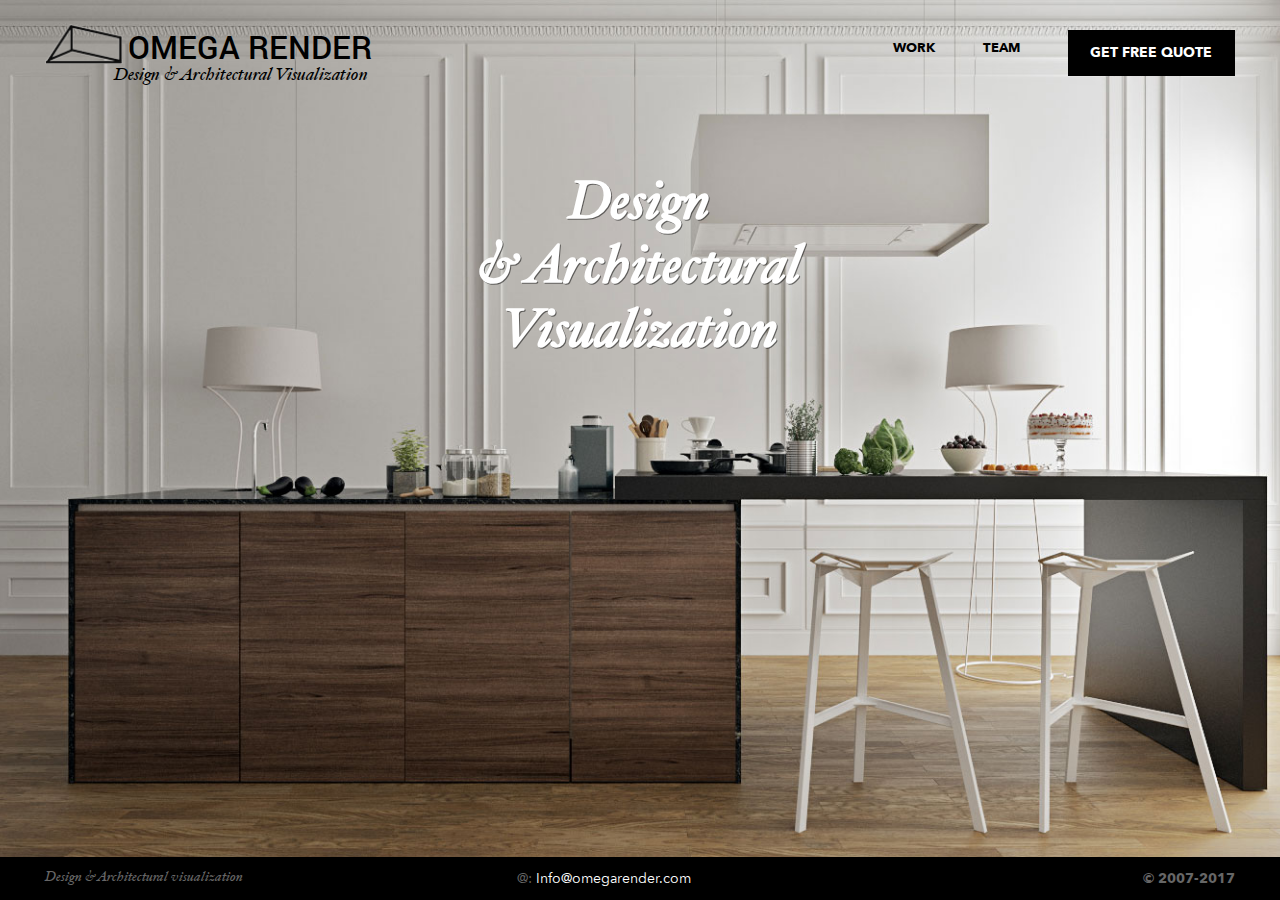
<file: index.html>
<!DOCTYPE html>
<html lang="en">
	<head>
		<meta charset="UTF-8">
		<title>Omega</title>
		<meta name="description" content="" />
		<meta http-equiv="X-UA-Compatible" content="IE=edge" />
		<meta name="viewport" content="width=device-width, initial-scale=1.0" />
		<link rel="stylesheet" href="libs/font-awesome-4.2.0/css/font-awesome.min.css" />
		<link rel="stylesheet" href="libs/bootstrap/bootstrap-grid-3.3.1.min.css" />
		<link rel="stylesheet" href="css/fonts.css" />
		<link rel="stylesheet" href="css/main.css" />
		<link rel="stylesheet" href="css/media.css" />
	</head>
	<body>
		<div id="bg-img1"></div> 
		<div id="bg-img2"></div>
		<div class="wraper">
			<header class="clearfix">
			<a href="index.html"><div class="logo">
				<h2>Omega render</h2>
				<span>Design & Architectural Visualization</span>
			</div></a>

			<nav>
				<ul class="menu">
					<button onclick="PopUp()" class="squaer">get free quote</button>
					<a href="team.html"><li class="bor">team </li></a>
					<a href="work.html"><li class="bor">work </li></a>
				</ul>
			</nav>

			</header>
			<div class="descript">
				<h1>Design <br> & Architectural <br> Visualization</h1>
			</div>

			<button class="autbut"><i class="fa fa-bars" aria-hidden="true"></i></button>
			<div class="list">
			<span>Design & Architectural Visualization</span>
			<ul class="menu-sm">
				<a href="work.html"><li class="bor">work</li></a><br>
				<li class="verbor"></li><br>
				<a href="team.html"><li class="bor">team </li></a><br>
				<li class="verbor"></li><br>
				<button onclick="PopUp()" class="squaer">get free quote</button><br>
				<li class="gorbor"></li>
			</ul>
			<div class="foot-sm">
				<div class="mail-sm">@: <a href="mailto:info@omegarender.com">Info@omegarender.com</a></div>
				<div class="year-sm">© 2007-2017</div>
			</div>	
			</div>

			<div id="win">
			<div id="message">
				<button class="close" onclick="Hid()"><i class="fa fa-times" aria-hidden="true"></i>
				</button>
				<p class="quote">We strongly believe, that we offer the best value for your money. And we would love to show you how. Please send us your project, and we will make you a fit quote.</p>
				<h3>HOW</h3>
				<p class="sympl">Simply leave your project and company details with e-mail. We will send you a free quote within 24 hours.</p>
				<a href="mailto:info@omegarender.com"><i class="fa fa-envelope-o" aria-hidden="true"></i>
				info@omegarender.com</a>
			</div>
			</div>
		</div>
		<footer>
			<div class="get" onclick="PopUp()">
				<p>Get free quote</p>
			</div>
			<div class="wraper clearfix">
				<div class="foot name">Design & Architectural visualization</div>
				<div class="foot mail">@: <a href="mailto:info@omegarender.com">Info@omegarender.com</a></div>
				<div class="foot year">© 2007-2017</div>
			</div>
		</footer>	

		<script src="libs/jquery/jquery-1.11.1.min.js"></script>
		<script src="js/common.js"></script></div>
	</body>
</html>
</file>
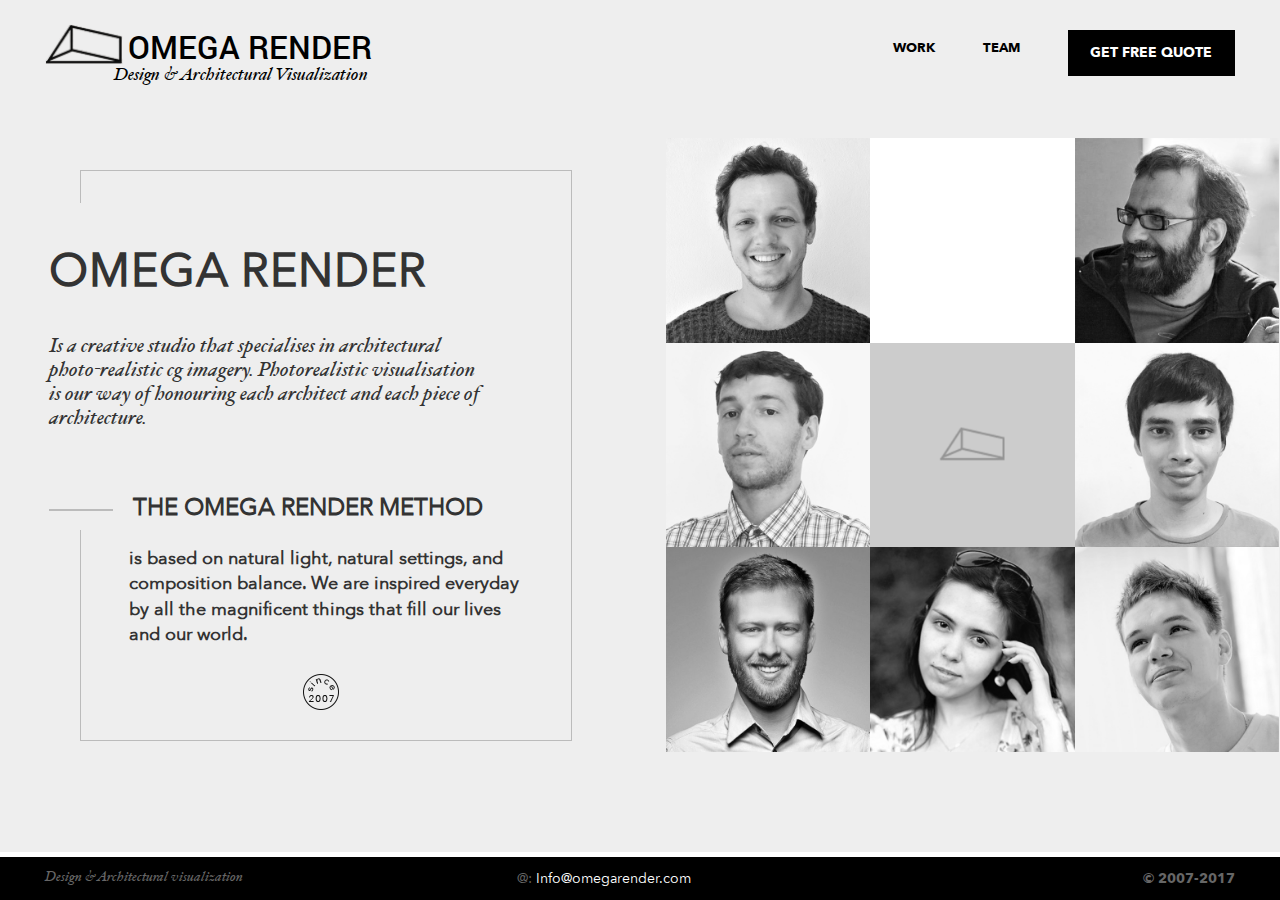
<file: team.html>
<!DOCTYPE html>
<html lang="en">
<head>
	<meta charset="UTF-8">
	<title>Omega</title>
	<meta name="description" content="" />
	<meta http-equiv="X-UA-Compatible" content="IE=edge" />
	<meta name="viewport" content="width=device-width, initial-scale=1.0" />
	<link rel="stylesheet" href="libs/font-awesome-4.2.0/css/font-awesome.min.css" />
	<link rel="stylesheet" href="libs/bootstrap/bootstrap-grid-3.3.1.min.css" />
	<link rel="stylesheet" href="css/fonts.css" />
	<link rel="stylesheet" href="css/main.css" />
	<link rel="stylesheet" href="css/media.css" />

</head>
<body>
	<div class="backg"> 
		<div class="wraper">
			<header class="clearfix">
				<a href="index.html"><div class="logo">
					<h2>Omega render</h2>
					<span>Design & Architectural Visualization</span>
				</div></a>

				<nav>


					<ul class="menu">
						<button onclick="PopUp()" class="squaer">get free quote</button>
						<a href="#"><li class="bor">team </li></a>
						<a href="work.html"><li class="bor">work </li></a>
					</ul>
				</nav>
			</header>
		</div>	

		<main class='clearfix '>
			<div class="aboutteam pageitem">
				<div class="infotext">
					<div class="it-top">	
						<h1>OMEGA RENDER</h1>
						<span>Is a creative studio that specialises in architectural photo-realistic cg imagery. Photorealistic visualisation is our way of honouring each architect and each piece of architecture.</span>
				</div>	
				<div class="it-bot">
				  <div class="h3wrap">	
				   <div class="line"></div>
					 <h3>THE OMEGA RENDER METHOD</h3>
					 </div>
					 <h4>is based on natural light, natural settings, and composition balance. We are inspired everyday by all the magnificent things that fill our lives and our world.</h4>
				</div>
				<div class="it-stamp sm-hidden"></div>
				</div>
			</div>

			<div class="fototeam clearfix pageitem">
				<ul>
				 <li>
				 	<div class="pi-foto">
				 		<img src="img/team/ph1.jpg" alt="">
				 		<div class="pi-text">
				 			<div class="name-it">Artem Kupriianenko</div>
				 			<div class="about">Art Director, Co-Founder</div>
				 		</div>
				 	</div>
				 </li>
				 <li>
				 	<div class="pi-foto empty">
				 		<img src="img/team/empty.png" alt="">

				 	</div>
				 </li>
				 <li>
				 	<div class="pi-foto">
				 		<img src="img/team/ph2.jpg" alt="">
				 		<div class="pi-text">
				 			<div class="name-it">Alex Krot</div>
				 			<div class="about">VFX Producer</div>
				 		</div>
				 	</div>
				 </li>
				 <li>
				 	<div class="pi-foto">
				 		<img src="img/team/ph3.jpg" alt="">
				 		<div class="pi-text">
				 			<div class="name-it">Alex Fedorenko</div>
				 			<div class="about">Head of Visualisation</div>
				 		</div>
				 	</div>
				 </li>
				 <li>
				 	<div class="pi-foto">
				 		<img src="img/team/empty1.png" alt="">
				 		
				 	</div>
				 </li>
				 <li>
				 	<div class="pi-foto">
				 		<img src="img/team/ph4.jpg" alt="">
				 		<div class="pi-text">
				 			<div class="name-it">Alex Chan</div>
				 			<div class="about">СG Specialist</div>
				 		</div>
				 	</div>
				 </li>
				 <li>
				 	<div class="pi-foto">
				 		<img src="img/team/ph8.jpg" alt="">
				 		<div class="pi-text">
				 			<div class="name-it">Mykhaylo Falkovych</div>
				 			<div class="about">Project Manager</div>
				 		</div>
				 	</div>
				 </li>
				 <li>
				 	<div class="pi-foto">
				 		<img src="img/team/ph7.jpg" alt="">
				 		<div class="pi-text">
				 			<div class="name-it">Adena Davis</div>
				 			<div class="about">Senior Artist</div>
				 		</div>
				 	</div>
				 </li>
				 <li>
				 	<div class="pi-foto">
				 		<img src="img/team/ph6.jpg" alt="">
				 		<div class="pi-text">
				 			<div class="name-it">Tom Fisher</div>
				 			<div class="about">Technical Director</div>
				 		</div>
				 	</div>
				 </li>
				</ul>
			</div>	
		</main>


			<footer>
				<div class="get" onclick="PopUp()">
					<p>Get free quote</p>
				</div>
				<div class="wraper clearfix">
					<div class="foot name">Design & Architectural visualization</div>
					<div class="foot mail">@: <a href="mailto:info@omegarender.com">Info@omegarender.com</a></div>
					<div class="foot year">© 2007-2017</div>
				</div>
			</footer>


			<button class="autbut"><i class="fa fa-bars" aria-hidden="true"></i></button>
			<div class="list">
				<span>Design & Architectural Visualization</span>
				<ul class="menu-sm">
					<a href="work.html"><li class="bor">work</li></a><br>
					<li class="verbor"></li><br>
					<a href="#"><li class="bor">team </li></a><br>
					<li class="verbor"></li><br>
					<a href="#" onclick="PopUp()"><li class="squaer">get free quote </li></a><br>
					<li class="gorbor"></li>
				</ul>
				<div class="foot-sm">
					<div class="mail-sm">@: <a href="mailto:info@omegarender.com">Info@omegarender.com</a></div>
					<div class="year-sm">© 2007-2017</div>
				</div>	
			</div>

			  <div id="win">
				<div id="message">
					<button class="close" onclick="Hid()"><i class="fa fa-times" aria-hidden="true"></i>
					</button>
					<p class="quote">We strongly believe, that we offer the best value for your money. And we would love to show you how. Please send us your project, and we will make you a fit quote.</p>
					<h3>HOW</h3>
					<p class="sympl">Simply leave your project and company details with e-mail. We will send you a free quote within 24 hours.</p>
					<a href="mailto:info@omegarender.com"><i class="fa fa-envelope-o" aria-hidden="true"></i>
						info@omegarender.com</a>
					</div>
				</div>
			
			<script src="libs/jquery/jquery-1.11.1.min.js"></script>
			<script src="js/common.js"></script>
		</body>
		</html>
</file>
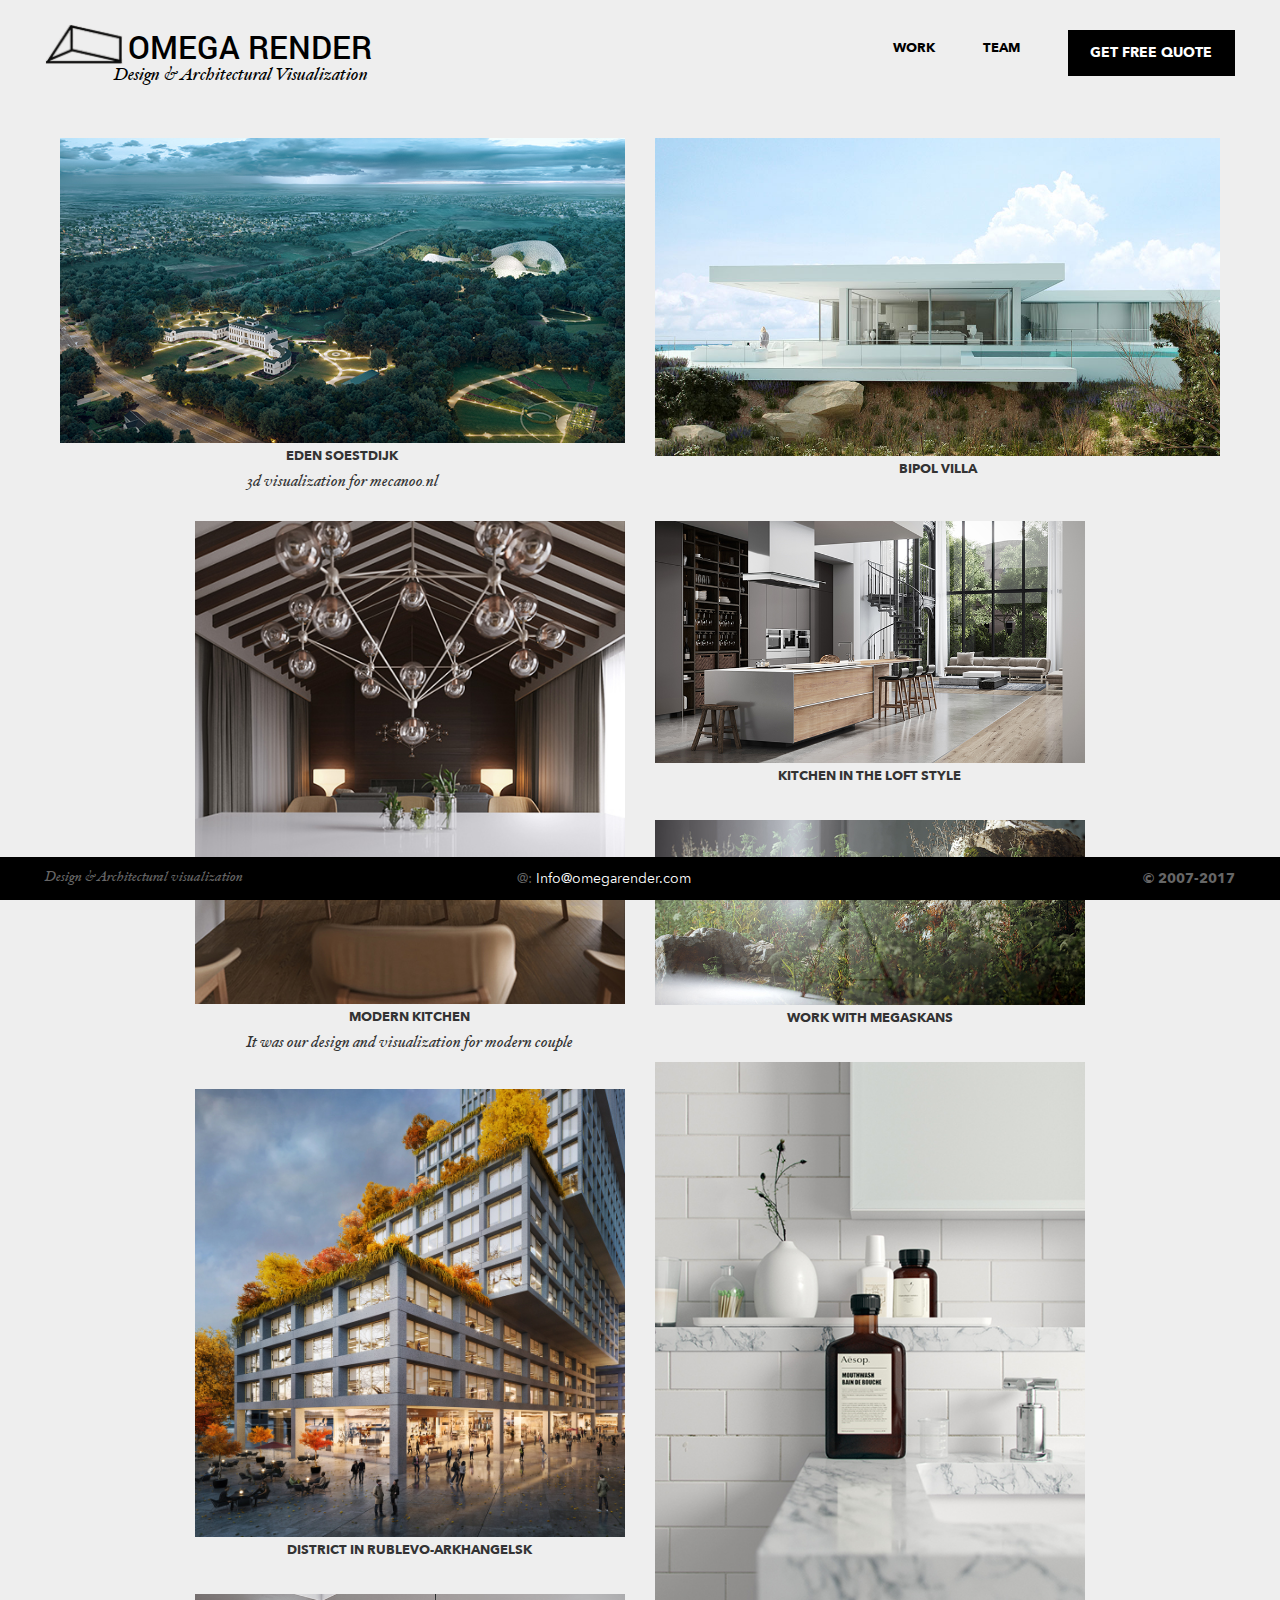
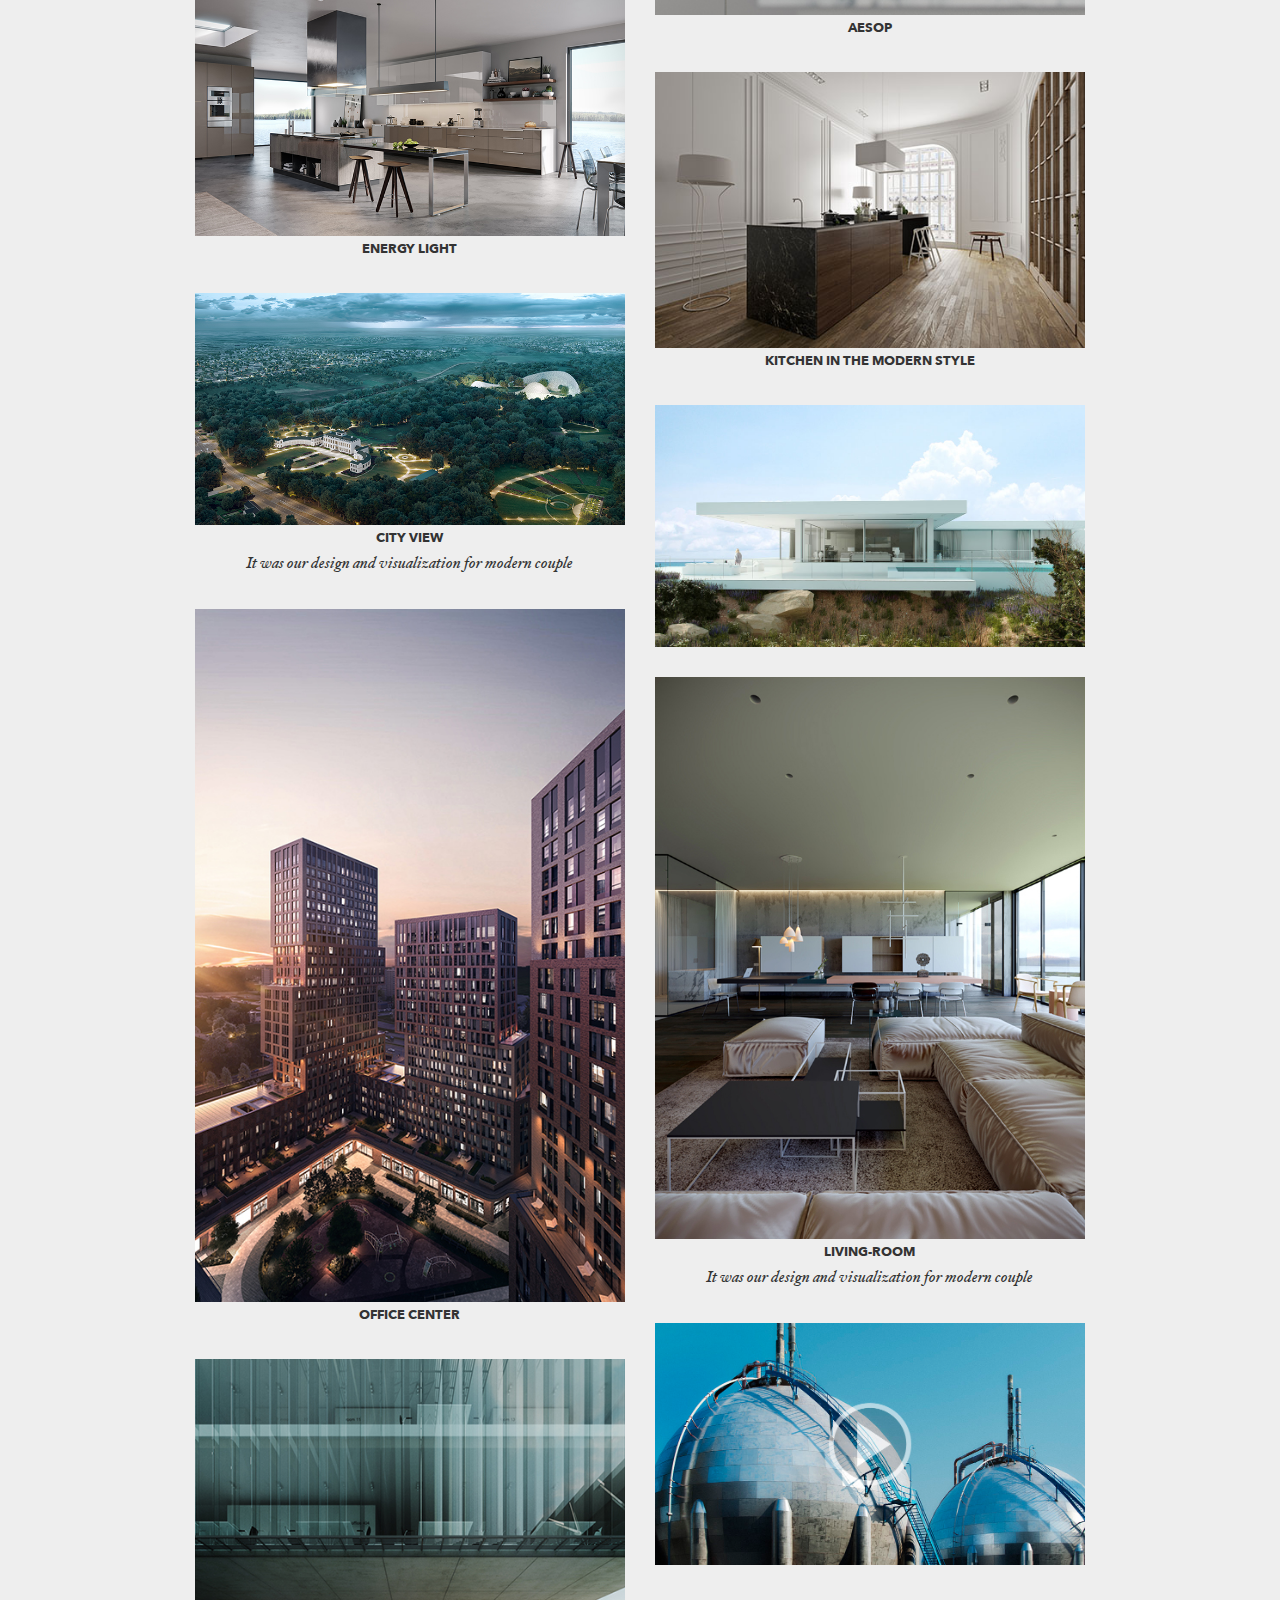
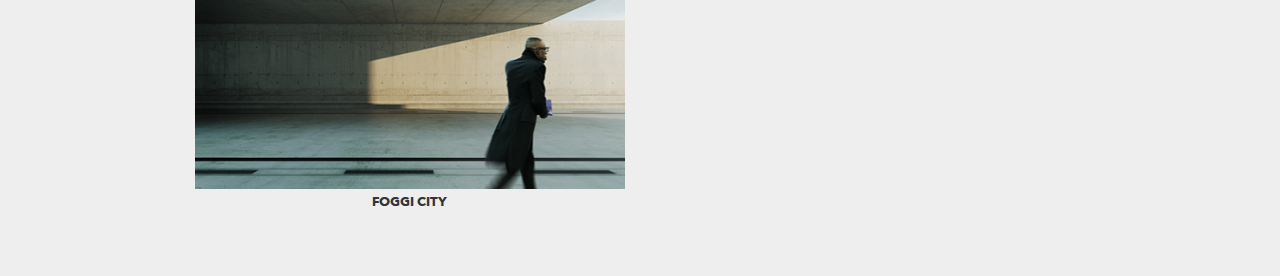
<file: work.html>
<!DOCTYPE html>
<html lang="en">
<head>
	<meta charset="UTF-8">
	<title>Omega</title>
	<meta name="description" content="" />
	<meta http-equiv="X-UA-Compatible" content="IE=edge" />
	<meta name="viewport" content="width=device-width, initial-scale=1.0" />
	<link rel="stylesheet" href="libs/font-awesome-4.2.0/css/font-awesome.min.css" />
	<link rel="stylesheet" href="libs/bootstrap/bootstrap-grid-3.3.1.min.css" />
	<link rel="stylesheet" href="css/fonts.css" />
	<link rel="stylesheet" href="css/main.css" />
	<link rel="stylesheet" href="css/media.css" />

</head>
<body>
	<div class="backg"> 
		<div class="wraper">
			<header class="clearfix">
				<a href="index.html"><div class="logo">
					<h2>Omega render</h2>
					<span>Design & Architectural Visualization</span>
				</div></a>

				<nav>
					<ul class="menu">
						<button onclick="PopUp()" class="squaer">get free quote</button>
						<a href="team.html"><li class="bor">team </li></a>
						<a href="#"><li class="bor">work </li></a>
					</ul>
				</nav>
			</header>
			<main>
			<div class="main-work container-fluid">
				<ul  class="row">

					<li class="col-lg-6 col-sm-12">
						<div class="works-item">
						 <div class="pic-cont">
								<img src="img/work/19_cover.jpg" alt="">
							</div>
							<div class="wi-descr">
								<h5>Eden Soestdijk</h5>
								<div class="wid-text">3d visualization for mecanoo.nl</div>
							</div>
						</div>
					</li>
					
					<li class="col-lg-6 col-sm-12">
						<div class="works-item">
						 <div class="pic-cont">
								<img src="img/work/2.jpg" alt="">
							</div>
							<div class="wi-descr">
								<h5>BIPOL VILLA</h5>
							</div>
						</div>
					</li>

				</ul>


			<div class="grid">
				<div class="works-item">
					<div class="pic-cont">
						<img src="img/work/5.jpg" alt="">
					</div>
					<div class="wi-descr">
						<h5>MODERN KITCHEN</h5>
						<div class="wid-text">It was our design and visualization for modern couple</div>
					</div>
				</div>
				
				<div class="works-item">
					<div class="pic-cont">
						<img src="img/work/7.jpg" alt="">
					</div>
					<div class="wi-descr">
						<h5>Kitchen in the loft style</h5>
					</div>
				</div>
				<div class="works-item">
					<div class="pic-cont">
						<img src="img/work/6.jpg" alt="">
					</div>
					<div class="wi-descr">
						<h5>WORK WITH MEGASKANS</h5>
					</div>
				</div>
				<div class="works-item">
					<div class="pic-cont">
						<img src="img/work/12.jpg" alt="">
					</div>
					<div class="wi-descr">
						<h5>AESOP</h5>
					</div>
				</div>
				<div class="works-item">
					<div class="pic-cont">
						<img src="img/work/MaxWan_01_Ninedots_01_1 (1) (2) .jpg" alt="">
					</div>
					<div class="wi-descr">
						<h5>DISTRICT IN RUBLEVO-ARKHANGELSK</h5>
					</div>
				</div>
				<div class="works-item">
					<div class="pic-cont">
						<img src="img/work/10.jpg" alt="">
					</div>
					<div class="wi-descr">
						<h5>ENERGY LIGHT</h5>
					</div>
				</div>
				<div class="works-item">
					<div class="pic-cont">
						<img src="img/work/11.jpg" alt="">
					</div>
					<div class="wi-descr">
						<h5>Kitchen in the modern style</h5>
					</div>
				</div>
				<div class="works-item">
					<div class="pic-cont">
						<img src="img/work/19_cover.jpg" alt="">
					</div>
					<div class="wi-descr">
						<h5>CITY VIEW</h5>
						<div class="wid-text">It was our design and visualization for modern couple</div>
					</div>
				</div>
				<div class="works-item">
					<div class="pic-cont">
						<img src="img/work/2.jpg" alt="">
					</div>
					
				</div>
				<div class="works-item">
					<div class="pic-cont">
						<img src="img/work/3.jpg" alt="">
					</div>
					<div class="wi-descr">
						<h5>OFFICE CENTER</h5>
					</div>
				</div>
				<div class="works-item">
					<div class="pic-cont">
						<img src="img/work/4.jpg" alt="">
					</div>
					<div class="wi-descr">
						<h5>LIVING-ROOM</h5>
						<div class="wid-text">It was our design and visualization for modern couple</div>
					</div>
				</div>
				<div class="works-item">
					<div class="pic-cont">
						<img src="img/work/8.jpg" alt="">
					</div>
					
				</div>
				<div class="works-item">
					<div class="pic-cont">
						<img src="img/work/9.jpg" alt="">
					</div>
					<div class="wi-descr">
						<h5>FOGGI CITY</h5>
					</div>
				</div>
			</div>
			</div>	
			</main>
		</div>


	 <footer>
			<div class="get" onclick="PopUp()">
				<p>Get free quote</p>
			</div>
			<div class="wraper clearfix">
				<div class="foot name">Design & Architectural visualization</div>
				<div class="foot mail">@: <a href="mailto:info@omegarender.com">Info@omegarender.com</a></div>
				<div class="foot year">© 2007-2017</div>
			</div>
	</footer>


		<button class="autbut"><i class="fa fa-bars" aria-hidden="true"></i></button>
		<div class="list">
			<span>Design & Architectural Visualization</span>
			<ul class="menu-sm">
				<a href="#"><li class="bor">work</li></a><br>
				<li class="verbor"></li><br>
				<a href="team.html"><li class="bor">team </li></a><br>
				<li class="verbor"></li><br>
				<a href="#" onclick="PopUp()"><li class="squaer">get free quote </li></a><br>
				<li class="gorbor"></li>
			</ul>
			<div class="foot-sm">
				<div class="mail-sm">@: <a href="mailto:info@omegarender.com">Info@omegarender.com</a></div>
				<div class="year-sm">© 2007-2017</div>
			</div>	
		</div>

		  <div id="win">
			<div id="message">
				<button class="close" onclick="Hid()"><i class="fa fa-times" aria-hidden="true"></i>
				</button>
				<p class="quote">We strongly believe, that we offer the best value for your money. And we would love to show you how. Please send us your project, and we will make you a fit quote.</p>
				<h3>HOW</h3>
				<p class="sympl">Simply leave your project and company details with e-mail. We will send you a free quote within 24 hours.</p>
				<a href="mailto:info@omegarender.com"><i class="fa fa-envelope-o" aria-hidden="true"></i>
					info@omegarender.com</a>
				</div>
			</div>
		</div>
		<script src="libs/jquery/jquery-1.11.1.min.js"></script>
		<script src="js/common.js"></script>
	</body>
	</html>
</file>
<file: css/fonts.css>
/*font-family: 'AvenirBold', sans-serif;*/
@font-face {
    font-family: AvenirBold; /* Гарнитура шрифта */
    src: url(../fonts/AvenirNext-Bold.ttf); /* Путь к файлу со шрифтом */
   }

/*font-family: "Hoefler",Arial,sans-serif";*/
@font-face {
    font-family:Hoefler; /* Гарнитура шрифта */
    src: url(../fonts/ufonts.com_hoefler-text-italic.ttf); /* Путь к файлу со шрифтом */
   }
   /* font-family: "Roboto"; */
@font-face {
	font-family:Roboto;
	src:url("../fonts/RobotoMedium.ttf");
	
}

/*font-family: "Avenirnext",Arial,sans-serif";*/
@font-face {
    font-family:Avenirnext; /* Гарнитура шрифта */
    src: url(../fonts/AvenirNext-Regular.ttf); /* Путь к файлу со шрифтом */
   }
</file>
<file: css/main.css>
*::-webkit-input-placeholder {
	color: #666;
	opacity: 1;
}
*:-moz-placeholder {
	color: #666;
	opacity: 1;
}
*::-moz-placeholder {
	color: #666;
	opacity: 1;
}
*:-ms-input-placeholder {
	color: #666;
	opacity: 1;
}
div,p,h1,h2,h3,h4,h5,h6,
a,span,ul,ol,li,table, 
td, tr{outline: 0px dashed #ccc;
}
body input:focus:required:invalid,
body textarea:focus:required:invalid {
	
}
body input:required:valid,
body textarea:required:valid {
}

*{
	margin: 0;
	padding: 0;
	box-sizing: border-box;
}
html{
	font-size: 16px;
	height: 100%;
}
body {
	font-family: 'AvenirBold', sans-serif;
	height: 100%;
	position: relative;
	}
#bg-img1{
	width: 100vw;
	height: 100vh;
	background: url(../img/img1.jpg) no-repeat center center;
  -webkit-background-size: cover;
	background-size: cover;
  position: absolute;
  z-index: -9;
 }



#bg-img2{
	width: 100vw;
	height: 100vh;
	background: url(../img/img2.jpg) no-repeat center center;
	-webkit-background-size: cover;
	background-size: cover;
  position: absolute;
  z-index: -10;
  
}

.wraper{
	width: 93%;
	margin: 0 auto;
	min-height: 100%;
}
header{
	padding-top: 2%;
	padding-bottom: 3rem;

}

.logo{
	float: left;
	
}

h2{
	position: absolute;
	color: #000;
	display:block;
	font-family: "Roboto";
	font-size: 2rem;
	padding-left: 5.2rem;		
	background:url(../img/logo.png) no-repeat 0 0;	
	text-transform: uppercase;	
	font-weight: 300;
	z-index: 100;
}
.logo span{
	color: #000;
	display:block;
	font-family: "Hoefler";
	font-size: 1.15rem;	
	padding: 2.5rem 0 0 4.3rem ;
}



.menu{
	list-style: none;
	padding-top: 6px;
}
.menu li{
	float: right;
	text-transform: uppercase;
	font-size: 0.8rem;
}
.squaer{
	background: #000;
	color: #fff;
	padding: .7rem 1.3rem;
	border: none;
	outline: none;
	box-sizing: border-box;
	text-transform: uppercase;
	float: right;
	border: 2px solid transparent;
	transition: all .5s linear;
}
.squaer:hover{
	background: #fff;
	color: #000;
	border: 2px solid #000;
}
.bor{
	color: #000;
	margin: 0.3rem 3rem 0 0;
  line-height: 1.7rem;
  border-bottom: 2px solid transparent;
}
.bor:hover{
border-bottom: 2px solid #000;

}
.descript{
	font-family: "Hoefler";
	color: #fff;
	font-size: 1.7rem;
	text-shadow: 1px 1px 0 rgba(0, 0, 0, 0.5);
	text-align: center;
	line-height: 4rem;

}
footer{
 	width: 100%;
	background-color: #000;
	position: fixed;
	bottom: 0;
	left:0;
}
.foot{
	color: #666;
}
.name, .mail{
	float: left;
}
.name{
	font-family: "Hoefler";
	line-height: 2.7rem;
}
.mail{
	line-height: 2.7rem;
	padding-left: 23%;
 font-size: 0.9rem;
 font-family: "Avenirnext",Arial,sans-serif;
}
.mail a{
	color: #fff;
	text-decoration: none;
}
.year{
	float: right;
	font-size: 0.9rem;
	line-height: 2.7rem;
}
.get{
	display: none;
	text-align: center;
  background-color: #333;
  line-height: 2.7rem;
  text-transform: uppercase;
  color: #fff;
  cursor: pointer;
}
.get:hover{
	background-color: #fff;
	color: #000;
}

.autbut{
position: absolute;
top:0;
right:0;
margin: 0.6rem 1rem;
font-size: 1.5rem;
float: right;
border: none;
background-color: transparent;
display: none;
cursor: pointer;
z-index: 10;

}

.list{
	display: none;
	position: absolute;
	top:0;
	left:0;
	width: 100%;
	background-color: #fff;
	padding-bottom: .7rem;
	
}
.menu-sm{
	list-style: none;
	text-align: center;
	margin: 1rem 0 0.6rem;
}
.menu-sm li{
display: inline-block;	
text-transform: uppercase;
font-size: 0.8rem;

}
.menu-sm a{
text-decoration: none;
}
.menu-sm .bor{
	margin: 0 auto;
}

.menu-sm .squaer:hover{
	background: #fff;
	color: #000;
	border: 2px solid black;
  
}
.verbor{
	height: 2rem;
	border-right: 1px solid #eee;
	margin: .5rem 0;
}
.gorbor{
	width: 2rem;
	border-bottom: 1px solid #eee;
	padding-top: 2rem;
}

.list span{
	font-size: 1rem;
	color: #000;
	display:block;
	font-family: "Hoefler";
	padding: 3.5rem 0 0 3.5rem;
}
.foot-sm{
text-align: center;
font-size: 0.9rem;
line-height: 2rem;
}
.mail-sm a{
	text-decoration: none;
	color: #666;
}
.mail-sm{
	color: #666;
}
.year-sm{
	color: #666;
}

#win{
	opacity:0;
	display: none;
	z-index:100;
  position: fixed;
	top: 0;
	left: 0;
	width: 100%;
	height: 100%;
	background-color: rgba(1, 1, 1, 0.725);
}
.close{
	border: none;
	background-color: transparent;
	color: #ccc;
	font-size: 1.5rem;
	position: absolute;
	top:0;
	right: 0;
	margin: 0.5rem 1rem;
	cursor: pointer;
}
#message{
	opacity:0;
	display: none;
	position: relative;
	margin: 15% auto;
	-webkit-box-sizing: border-box;
	-moz-box-sizing: border-box;
	box-sizing: border-box;
	font-family: "Roboto";
	max-width: 700px;
	height: auto;
	background-color: #101010;
	color: #ccc;
	padding: 2.5rem 4.5rem 2.5rem 2rem;
}
.quote{
	font-family: "Hoefler";
	padding-bottom: 1.5rem;
 }
#message .sympl{
  font-size: 0.9rem;
  padding: 0.7rem 0 4rem;
}
#message a{
	font-size: 0.9rem;
	color: #ccc;
}
#message a i{
	padding-right: 10px;
}
.clearfix:after{
	content: '';
	display: block;
	clear: both;
}



/*PAGE "WORK"*/

.backg{
	background-color: #eee;
	max-width: 100%;
	height: auto;
	
}
li{
	list-style: none;
}
*{
-webkit-box-sizing: border-box;
-moz-box-sizing: border-box;
box-sizing: border-box;
}
.main-work li{
margin-bottom: 1.5rem;
float: left;
}

.pic-cont img{
	width: 100%;
	-webkit-transition: transform 1.5s ease 0s;
	-o-transition: transform 1.5s ease 0s;
	transition: transform 1.5s ease 0s;
}
.pic-cont img:hover{
	-webkit-transition: scale(1,1);
	-o-transition: scale(1,1);
	transition: scale(1,1);
}
.wi-descr{
	text-align: center;
	line-height: 1.7rem;
}
.wi-descr h5{
	text-transform: uppercase;
	font-size: 0.8rem;
}
.wi-descr .wid-text{
	font-family: "Hoefler";
	font-size: 1rem;
}


/*PAGE "TEAM"*/
.pageitem{
	width: 48%;
}
.infotext{
	width: 80%;
	border: 1px solid #bbb;
	margin: 2rem 0 2rem 5rem;
	padding-top: 2rem;
	float: left;

}
.it-top{
	width: 90%;
	background-color: #eee;
  margin-left: -2rem;
	padding: 0.3rem 0 3.5rem;
}
.it-top h1{
	font-family: "Avenirnext",Arial,sans-serif;
	font-size: 2.9rem;
  letter-spacing: 1px;
}
.it-top span{
	font-family: "Hoefler";
	font-size: 1.3rem;	
	line-height: 1.5rem;
  
}
 .h3wrap{
 	background-color: #eee;
 	font-size: 1rem;
  margin-left: -2rem;
  line-height: 2.5rem;
 }
.it-bot .line{
	display: inline-block;
	width: 4rem;
	border-bottom: 2px solid #bbb;
	margin-bottom: 0.3rem;
	
}

.it-bot h3{
	display: inline-block;
 padding-left: 1rem;
 font-family: "Avenirnext",Arial,sans-serif;
 font-size: 1.5rem;

}
.it-bot h4{
	font-family: "Avenirnext",Arial,sans-serif;
  font-size: 1.1rem;
  padding: 1rem 3rem 0;

}

.it-stamp{
	background-color: #fff;
	width: 45px;
	height: 45px;
	margin: 1.5rem auto;
	background: url(../img/team/icons-s53f0fb467e.png) no-repeat 0 -102px;
  
}
.fototeam{
	float:right;
    margin-bottom: 100px;
}

.pi-foto{
	position: relative;
	float: left;
	width: 33.3%;

}
.pi-foto img{

	background-color: #ccc;
	min-height: 100%;
  width: 100%;
  height: auto;
	
}
.pi-text{
	 display: none;
	 width: 100%;
	 text-align: center;
	 background: linear-gradient(to top, #fff, transparent);
	 position: absolute;
	 bottom: 0;
	 padding: 3rem 0 0.5rem;
  
}
.pi-foto:hover .pi-text{
	display: block;
}
.pi-text .name-it{
	text-transform: uppercase;
	font-size: 0.8rem;
}
.pi-text .about{
	font-family: "Hoefler";

}

.grid{
	margin: -30px 0 60px 0;
	
}
</file>
<file: css/media.css>
/* Medium Devices, Desktops */
@media only screen and (max-width : 992px) {

.foot{
	font-size: 0.8rem;
}
.name{
	color: transparent;
}
.pi-foto{
	width: 300px;

}
.pageitem{
	width: 100%;
}
.aboutteam{
  width: 80%;
  margin: 0 auto;
} 
.fototeam{
	width: 100%;
}
.pi-foto{
	width: 33.3%;

}
}

/* Small Devices, Tablets */
@media only screen and (max-width : 768px) {
	.autbut{
		display: block;
	}

	.menu{
		display: none;
	}
 .logo h2{
 	font-size: 1.2rem;
 	-webkit-background-size: 25% ;
 	background-size: 25%;
 	padding-left: 3rem;
 	line-height: 1.8rem;
 	margin-top: .5rem;
 }
.logo span{
	display: none;
}
.get{
	display: block;
}
.name{
	display: none;
}
 .mail, .year{
	float: none;
	padding: 0;
}
.mail{
	padding-top: 1rem;
}
footer .wraper{
	text-align: center;
}
.backg{
	padding-bottom: 25%;
}
.aboutteam{
  width: 85%;
  margin: 0;
  text-align: left;
} 
.infotext{
	width: 100%;
	border: none;
	margin: 2rem 0 0 1rem;
	padding-top: 2rem;
	float: none;
}
.it-top{
	width: 100%;
	background-color: #eee;
	margin-left: 0;
  padding: 0.3rem 0 3.5rem;
}
.h3wrap{
 	margin-left: 0;
 }
.it-bot .line{
	display: none;
}
.it-bot h3{
 padding-left: 0rem;
}
.it-bot h4{
  padding: 1rem 0 3rem;
}
.it-stamp{
	display:none;
  
}
}

/* Extra Small Devices, Phones */
@media only screen and (max-width : 480px) {
.descript{
	font-size: 1.3rem;
}
.pi-foto{
	width: 100%;
}
.aboutteam{
  width: 95%;
  margin: 0;
  text-align: left;
} 
.backg{
	padding-bottom: 45%;
}
}




@media only screen and (min-width : 768px) {
.menu{
		display: block !important;
	}
	.list{
		display: none !important;
	}
}
</file>
